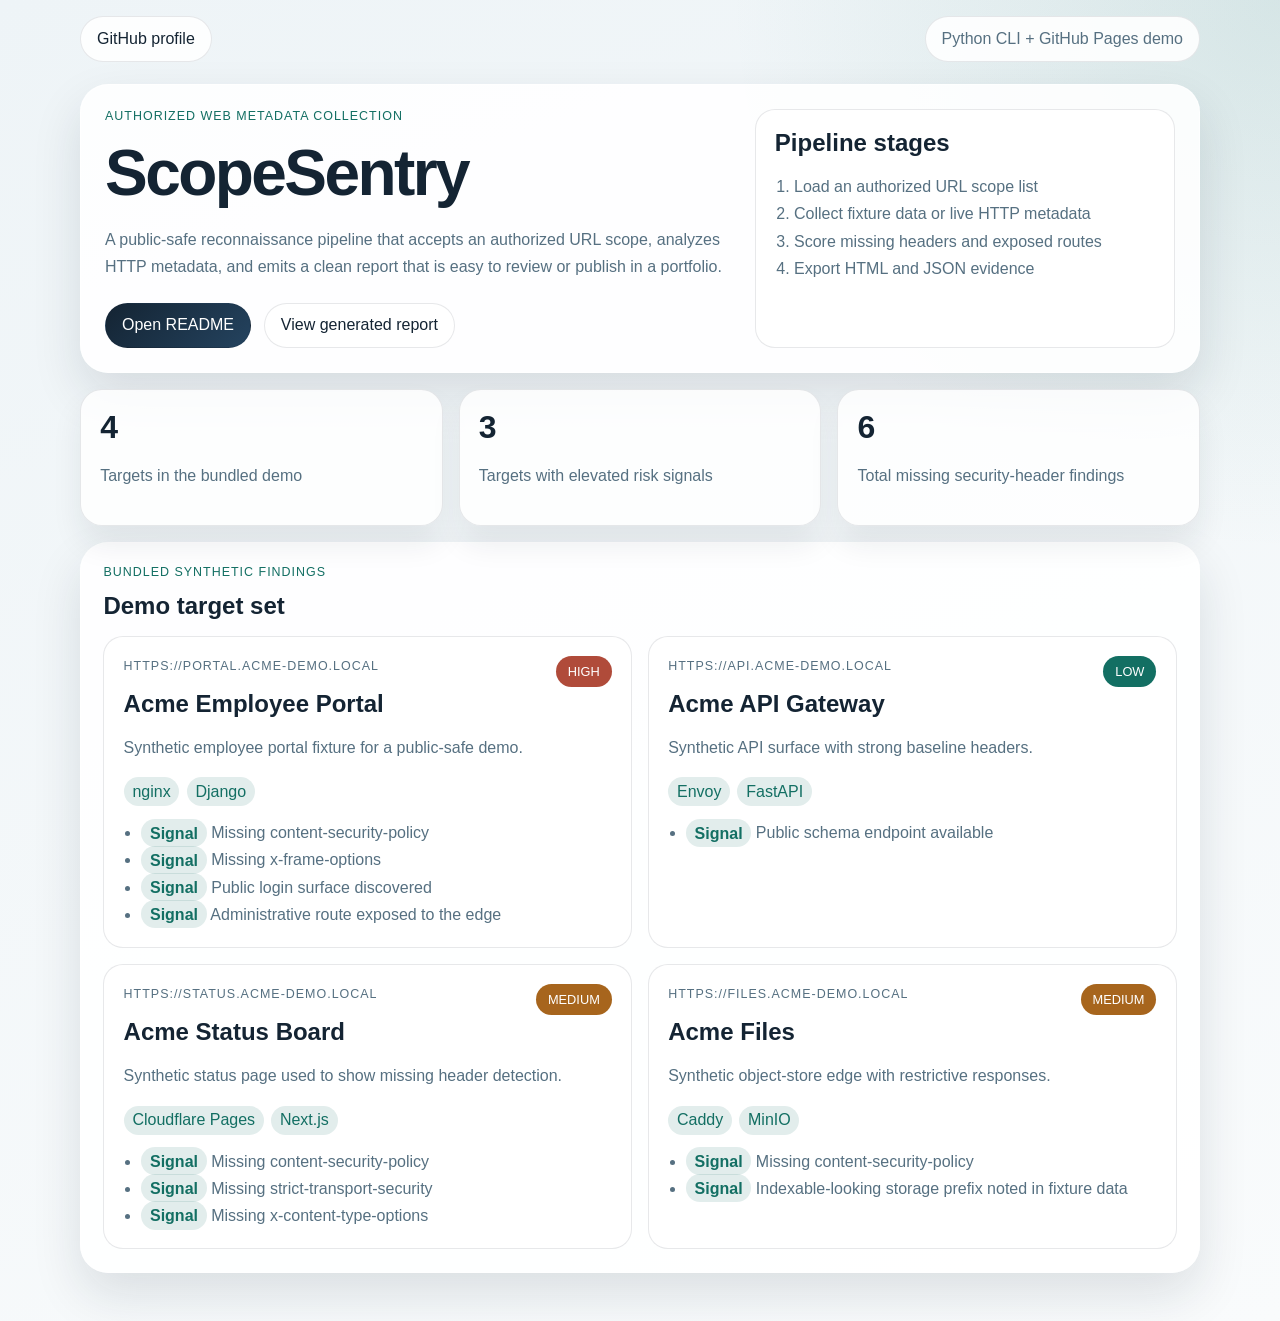
<file: index.html>
<!DOCTYPE html>
<html lang="en">
<head>
  <meta charset="UTF-8">
  <meta name="viewport" content="width=device-width, initial-scale=1.0">
  <meta name="description" content="ScopeSentry is a safe reconnaissance reporting demo built for portfolio use.">
  <title>ScopeSentry | Recon Reporting Demo</title>
  <link rel="stylesheet" href="styles.css">
</head>
<body>
  <header class="topbar">
    <a href="https://github.com/zidanefrost" class="back-link" target="_blank" rel="noreferrer">GitHub profile</a>
    <span class="status-pill">Python CLI + GitHub Pages demo</span>
  </header>

  <main>
    <section class="hero">
      <div>
        <p class="eyebrow">Authorized web metadata collection</p>
        <h1>ScopeSentry</h1>
        <p class="lede">
          A public-safe reconnaissance pipeline that accepts an authorized URL scope, analyzes HTTP metadata, and emits a
          clean report that is easy to review or publish in a portfolio.
        </p>
        <div class="cta-row">
          <a class="button" href="./README.md">Open README</a>
          <a class="button button-ghost" href="./output/demo-report.html">View generated report</a>
        </div>
      </div>

      <aside class="hero-card">
        <h2>Pipeline stages</h2>
        <ol>
          <li>Load an authorized URL scope list</li>
          <li>Collect fixture data or live HTTP metadata</li>
          <li>Score missing headers and exposed routes</li>
          <li>Export HTML and JSON evidence</li>
        </ol>
      </aside>
    </section>

    <section class="summary-grid">
      <article class="summary-card">
        <span id="target-count">0</span>
        <p>Targets in the bundled demo</p>
      </article>
      <article class="summary-card">
        <span id="high-risk-count">0</span>
        <p>Targets with elevated risk signals</p>
      </article>
      <article class="summary-card">
        <span id="header-gap-count">0</span>
        <p>Total missing security-header findings</p>
      </article>
    </section>

    <section class="panel">
      <div class="panel-head">
        <div>
          <p class="eyebrow">Bundled synthetic findings</p>
          <h2>Demo target set</h2>
        </div>
      </div>
      <div id="target-grid" class="target-grid"></div>
    </section>
  </main>

  <script src="script.js"></script>
</body>
</html>
</file>
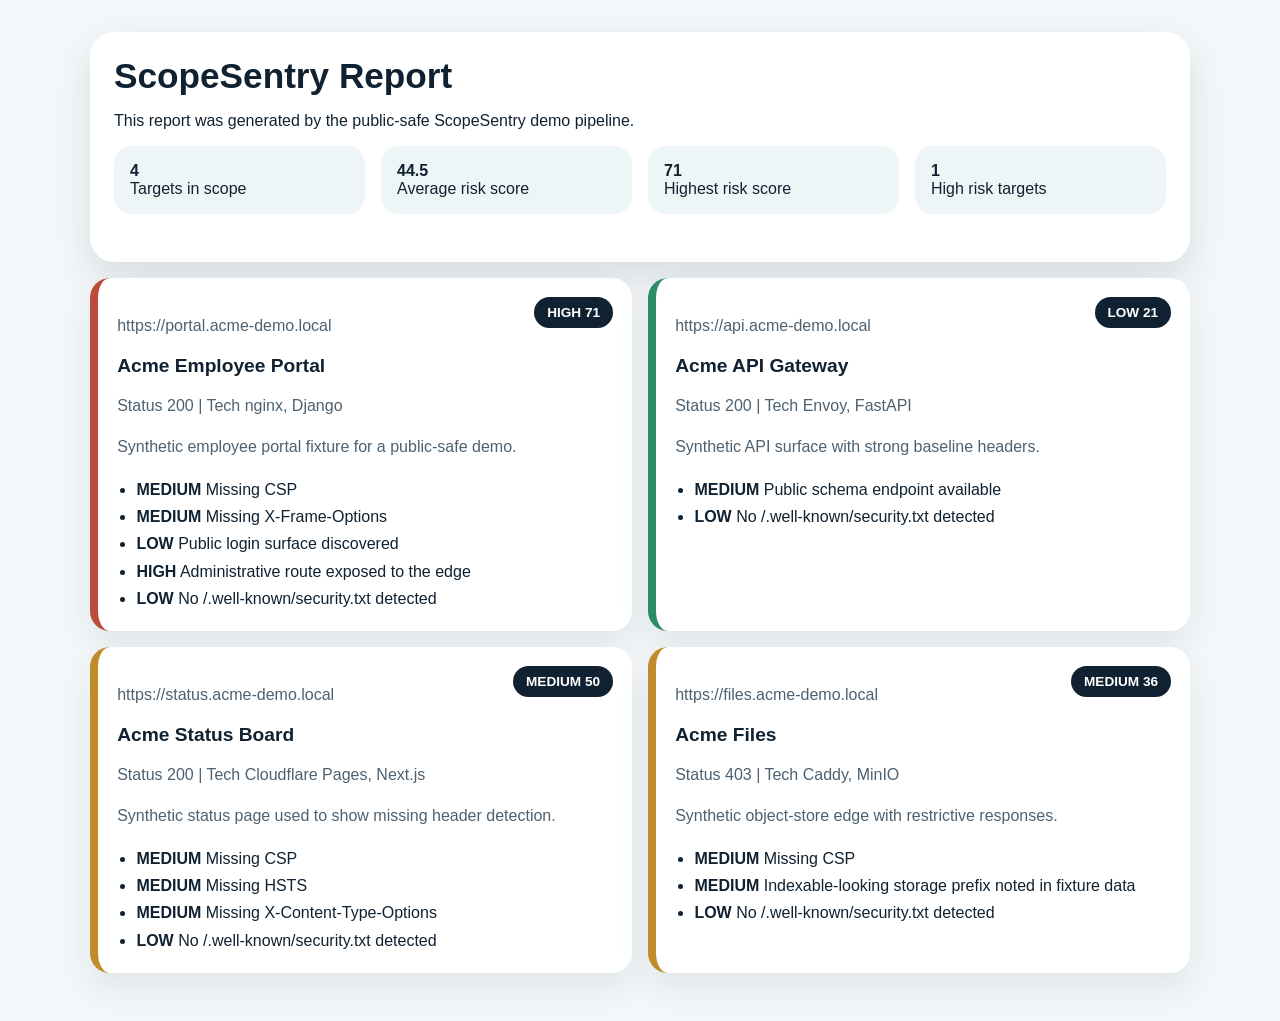
<file: output/demo-report.html>
<!DOCTYPE html>
<html lang="en">
<head>
  <meta charset="UTF-8">
  <meta name="viewport" content="width=device-width, initial-scale=1.0">
  <title>ScopeSentry Report</title>
  <style>
    body {
      margin: 0;
      font-family: Arial, sans-serif;
      background: #f3f7f9;
      color: #102231;
    }
    main {
      width: min(1100px, calc(100% - 2rem));
      margin: 0 auto;
      padding: 2rem 0 3rem;
    }
    .hero {
      padding: 1.5rem;
      background: #ffffff;
      border-radius: 24px;
      box-shadow: 0 16px 36px rgba(16, 34, 49, 0.12);
      margin-bottom: 1rem;
    }
    .grid {
      display: grid;
      grid-template-columns: repeat(4, minmax(0, 1fr));
      gap: 1rem;
      margin: 1rem 0 1.5rem;
    }
    .stat {
      background: #eef5f7;
      padding: 1rem;
      border-radius: 18px;
    }
    .results {
      display: grid;
      grid-template-columns: repeat(2, minmax(0, 1fr));
      gap: 1rem;
    }
    .target-card {
      padding: 1.2rem;
      background: #ffffff;
      border-radius: 20px;
      box-shadow: 0 16px 32px rgba(16, 34, 49, 0.08);
      border-left: 8px solid #4e7d9d;
    }
    .risk-high { border-left-color: #b94c3b; }
    .risk-medium { border-left-color: #c08b2a; }
    .risk-low { border-left-color: #2e8b67; }
    .card-head {
      display: flex;
      justify-content: space-between;
      gap: 1rem;
      align-items: start;
    }
    h1, h2 { margin: 0; }
    h1 { font-size: 2.2rem; }
    h2 { font-size: 1.2rem; margin-top: 0.35rem; }
    .target-url, .meta-line, .note-line {
      color: #4d6171;
      line-height: 1.6;
    }
    .risk-pill {
      white-space: nowrap;
      padding: 0.5rem 0.8rem;
      border-radius: 999px;
      background: #102231;
      color: #ffffff;
      font-size: 0.85rem;
      font-weight: bold;
    }
    .issue-list {
      padding-left: 1.2rem;
      margin: 0.9rem 0 0;
      line-height: 1.7;
    }
    @media (max-width: 900px) {
      .grid, .results { grid-template-columns: 1fr; }
    }
  </style>
</head>
<body>
  <main>
    <section class="hero">
      <h1>ScopeSentry Report</h1>
      <p>This report was generated by the public-safe ScopeSentry demo pipeline.</p>
      <div class="grid">
        <div class="stat"><strong>4</strong><br>Targets in scope</div>
        <div class="stat"><strong>44.5</strong><br>Average risk score</div>
        <div class="stat"><strong>71</strong><br>Highest risk score</div>
        <div class="stat"><strong>1</strong><br>High risk targets</div>
      </div>
    </section>
    <section class="results">
      
            <article class="target-card risk-high">
              <div class="card-head">
                <div>
                  <p class="target-url">https://portal.acme-demo.local</p>
                  <h2>Acme Employee Portal</h2>
                </div>
                <div class="risk-pill">HIGH 71</div>
              </div>
              <p class="meta-line">Status 200 | Tech nginx, Django</p>
              <p class="note-line">Synthetic employee portal fixture for a public-safe demo.</p>
              <ul class="issue-list"><li><strong>MEDIUM</strong> Missing CSP</li><li><strong>MEDIUM</strong> Missing X-Frame-Options</li><li><strong>LOW</strong> Public login surface discovered</li><li><strong>HIGH</strong> Administrative route exposed to the edge</li><li><strong>LOW</strong> No /.well-known/security.txt detected</li></ul>
            </article>
            
            <article class="target-card risk-low">
              <div class="card-head">
                <div>
                  <p class="target-url">https://api.acme-demo.local</p>
                  <h2>Acme API Gateway</h2>
                </div>
                <div class="risk-pill">LOW 21</div>
              </div>
              <p class="meta-line">Status 200 | Tech Envoy, FastAPI</p>
              <p class="note-line">Synthetic API surface with strong baseline headers.</p>
              <ul class="issue-list"><li><strong>MEDIUM</strong> Public schema endpoint available</li><li><strong>LOW</strong> No /.well-known/security.txt detected</li></ul>
            </article>
            
            <article class="target-card risk-medium">
              <div class="card-head">
                <div>
                  <p class="target-url">https://status.acme-demo.local</p>
                  <h2>Acme Status Board</h2>
                </div>
                <div class="risk-pill">MEDIUM 50</div>
              </div>
              <p class="meta-line">Status 200 | Tech Cloudflare Pages, Next.js</p>
              <p class="note-line">Synthetic status page used to show missing header detection.</p>
              <ul class="issue-list"><li><strong>MEDIUM</strong> Missing CSP</li><li><strong>MEDIUM</strong> Missing HSTS</li><li><strong>MEDIUM</strong> Missing X-Content-Type-Options</li><li><strong>LOW</strong> No /.well-known/security.txt detected</li></ul>
            </article>
            
            <article class="target-card risk-medium">
              <div class="card-head">
                <div>
                  <p class="target-url">https://files.acme-demo.local</p>
                  <h2>Acme Files</h2>
                </div>
                <div class="risk-pill">MEDIUM 36</div>
              </div>
              <p class="meta-line">Status 403 | Tech Caddy, MinIO</p>
              <p class="note-line">Synthetic object-store edge with restrictive responses.</p>
              <ul class="issue-list"><li><strong>MEDIUM</strong> Missing CSP</li><li><strong>MEDIUM</strong> Indexable-looking storage prefix noted in fixture data</li><li><strong>LOW</strong> No /.well-known/security.txt detected</li></ul>
            </article>
            
    </section>
  </main>
</body>
</html>
</file>
<file: styles.css>
:root {
  --bg: #eef4f7;
  --ink: #142433;
  --muted: #567081;
  --card: rgba(255, 255, 255, 0.88);
  --line: rgba(20, 36, 51, 0.1);
  --accent: #136f63;
  --accent-soft: rgba(19, 111, 99, 0.12);
  --warn: #a7651d;
  --danger: #b04b3a;
}

* {
  box-sizing: border-box;
}

body {
  margin: 0;
  font-family: "Segoe UI", Arial, sans-serif;
  color: var(--ink);
  background:
    radial-gradient(circle at top right, rgba(19, 111, 99, 0.12), transparent 30%),
    linear-gradient(160deg, #eef4f7, #f9fbfc);
}

a {
  color: inherit;
  text-decoration: none;
}

main,
.topbar {
  width: min(1120px, calc(100% - 2rem));
  margin: 0 auto;
}

.topbar {
  display: flex;
  justify-content: space-between;
  gap: 1rem;
  padding: 1rem 0 0;
  align-items: center;
}

.back-link,
.status-pill,
.button {
  border-radius: 999px;
  padding: 0.8rem 1rem;
  background: var(--card);
  border: 1px solid var(--line);
}

.status-pill {
  color: var(--muted);
}

main {
  padding: 1.4rem 0 3rem;
}

.hero,
.panel {
  background: var(--card);
  border: 1px solid rgba(255, 255, 255, 0.65);
  border-radius: 28px;
  box-shadow: 0 22px 50px rgba(20, 36, 51, 0.12);
}

.hero {
  display: grid;
  grid-template-columns: 1.2fr 0.8fr;
  gap: 1.2rem;
  padding: 1.5rem;
}

.eyebrow {
  text-transform: uppercase;
  letter-spacing: 0.08em;
  color: var(--accent);
  font-size: 0.78rem;
  margin: 0 0 0.8rem;
}

h1,
h2 {
  margin: 0;
}

h1 {
  font-size: clamp(2.6rem, 5vw, 4.4rem);
  letter-spacing: -0.04em;
}

.lede,
.hero-card li,
.summary-card p,
.target-card p,
.issue-list li {
  color: var(--muted);
  line-height: 1.7;
}

.cta-row {
  display: flex;
  flex-wrap: wrap;
  gap: 0.8rem;
  margin-top: 1.4rem;
}

.button {
  display: inline-flex;
  align-items: center;
  justify-content: center;
  background: linear-gradient(135deg, var(--ink), #24435f);
  color: #fff;
}

.button-ghost {
  background: #fff;
  color: var(--ink);
}

.hero-card {
  padding: 1.2rem;
  border-radius: 20px;
  background: #fff;
  border: 1px solid var(--line);
}

.hero-card ol {
  margin: 1rem 0 0;
  padding-left: 1.2rem;
  line-height: 1.8;
}

.summary-grid {
  display: grid;
  grid-template-columns: repeat(3, minmax(0, 1fr));
  gap: 1rem;
  margin: 1rem 0;
}

.summary-card {
  padding: 1.2rem;
  border-radius: 22px;
  background: rgba(255, 255, 255, 0.84);
  border: 1px solid var(--line);
  box-shadow: 0 18px 30px rgba(20, 36, 51, 0.08);
}

.summary-card span {
  display: block;
  font-size: 2rem;
  font-weight: 700;
}

.panel {
  padding: 1.4rem;
}

.target-grid {
  display: grid;
  grid-template-columns: repeat(2, minmax(0, 1fr));
  gap: 1rem;
  margin-top: 1rem;
}

.target-card {
  padding: 1.2rem;
  border-radius: 20px;
  background: #fff;
  border: 1px solid var(--line);
}

.target-head {
  display: flex;
  justify-content: space-between;
  gap: 1rem;
  align-items: start;
}

.risk-chip {
  padding: 0.5rem 0.75rem;
  border-radius: 999px;
  color: #fff;
  font-size: 0.8rem;
  white-space: nowrap;
}

.risk-high { background: var(--danger); }
.risk-medium { background: var(--warn); }
.risk-low { background: var(--accent); }

.tech-row {
  display: flex;
  flex-wrap: wrap;
  gap: 0.45rem;
  margin: 1rem 0 0.8rem;
}

.tech-row span,
.issue-list li strong {
  background: var(--accent-soft);
  color: var(--accent);
  padding: 0.35rem 0.55rem;
  border-radius: 999px;
}

.issue-list {
  padding-left: 1.1rem;
  margin: 0;
}

@media (max-width: 900px) {
  .hero,
  .summary-grid,
  .target-grid {
    grid-template-columns: 1fr;
  }

  .topbar {
    flex-direction: column;
    align-items: stretch;
  }
}
</file>
